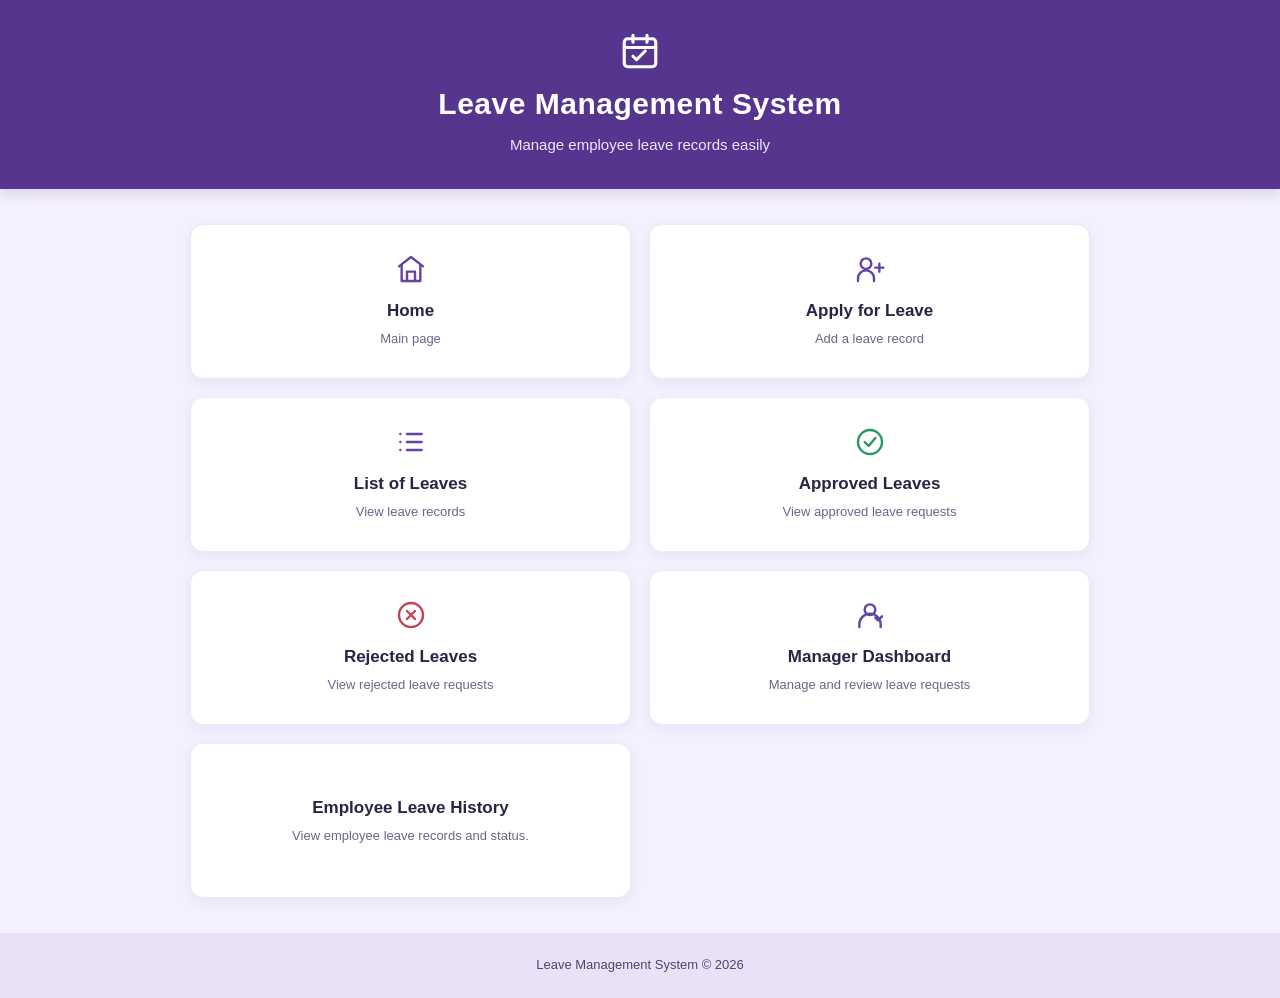
<file: index.html>
<!DOCTYPE html>
<html lang="en">
<head>
    <meta charset="UTF-8">
    <meta name="viewport" content="width=device-width, initial-scale=1.0">
    <title>Leave Management System</title>
    <link rel="stylesheet" href="style.css">
</head>
<body class="home-page">

    <header class="home-header">
        <div class="header-icon">
            <svg viewBox="0 0 24 24" fill="none" stroke="currentColor"
                 stroke-width="1.8" stroke-linecap="round" stroke-linejoin="round">
                <rect x="3" y="5" width="18" height="16" rx="2"/>
                <path d="M16 3v4M8 3v4M3 10h18"/>
                <path d="m8 15 2 2 5-5"/>
            </svg>
        </div>

        <h1>Leave Management System</h1>
        <p>Manage employee leave records easily</p>
    </header>

    <main class="home-main">
        <div class="home-cards">

            <!-- Home -->
            <a href="index.html" class="home-card">
                <svg viewBox="0 0 24 24" fill="none" stroke="currentColor"
                     stroke-width="1.8" stroke-linecap="round" stroke-linejoin="round">
                    <path d="m3 10 9-7 9 7"/>
                    <path d="M5 9v12h14V9"/>
                    <path d="M9 21v-7h6v7"/>
                </svg>
                <h3>Home</h3>
                <p>Main page</p>
            </a>

            <!-- Insert Leave -->
            <a href="insert.html" class="home-card">
                <svg viewBox="0 0 24 24" fill="none" stroke="currentColor"
                     stroke-width="1.8" stroke-linecap="round" stroke-linejoin="round">
                    <circle cx="9" cy="8" r="4"/>
                    <path d="M3 21v-2a6 6 0 0 1 12 0v2"/>
                    <path d="M19 8v6M16 11h6"/>
                </svg>
                <h3>Apply for Leave</h3>
                <p>Add a leave record</p>
            </a>

            <!-- List Leaves -->
            <a href="list.html" class="home-card">
                <svg viewBox="0 0 24 24" fill="none" stroke="currentColor"
                     stroke-width="1.8" stroke-linecap="round" stroke-linejoin="round">
                    <path d="M9 6h11M9 12h11M9 18h11"/>
                    <path d="M4 6h.01M4 12h.01M4 18h.01"/>
                </svg>
                <h3>List of Leaves</h3>
                <p>View leave records</p>
            </a>

         
<!-- Approved Leaves -->
<a href="approved.html" class="home-card">
    <svg viewBox="0 0 24 24" fill="none"
         stroke="currentColor" stroke-width="1.8"
         stroke-linecap="round" stroke-linejoin="round">
        <circle cx="12" cy="12" r="9"/>
        <path d="m8 12 3 3 5-6"/>
    </svg>
    <h3>Approved Leaves</h3>
    <p>View approved leave requests</p>
</a>

<!-- Rejected Leaves -->
<a href="rejected.html" class="home-card">
    <svg viewBox="0 0 24 24" fill="none"
         stroke="currentColor" stroke-width="1.8"
         stroke-linecap="round" stroke-linejoin="round">
        <circle cx="12" cy="12" r="9"/>
        <path d="m9 9 6 6M15 9l-6 6"/>
    </svg>
    <h3>Rejected Leaves</h3>
    <p>View rejected leave requests</p>
</a>
<!-- Manager Dashboard -->
<a href="manager.html" class="home-card">
    <svg viewBox="0 0 24 24" fill="none"
         stroke="currentColor" stroke-width="1.8"
         stroke-linecap="round" stroke-linejoin="round">
        <circle cx="12" cy="8" r="4"/>
        <path d="M4 21v-2a8 8 0 0 1 16 0v2"/>
        <path d="m16 14 2 2 3-3"/>
    </svg>
    <h3>Manager Dashboard</h3>
    <p>Manage and review leave requests</p>
</a>
<a href="employee-history.html" class="home-card">
    <h3>Employee Leave History</h3>
    <p>View employee leave records and status.</p>
</a>

    </main>

    <footer class="home-footer">
        <p>Leave Management System &copy; 2026</p>
    </footer>

</body>
</html>
</file>
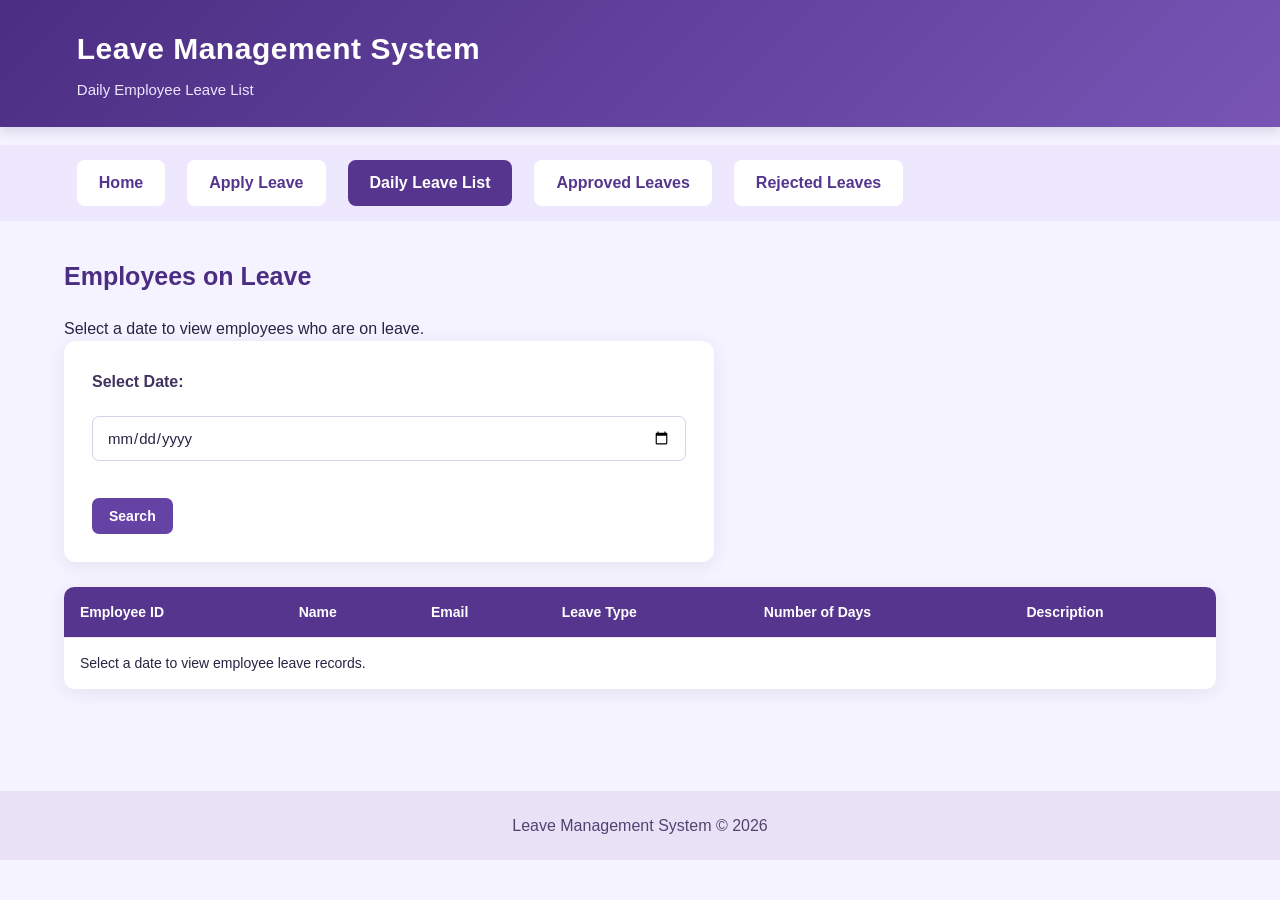
<file: list.html>
<!DOCTYPE html>
<html lang="en">
<head>
    <meta charset="UTF-8">
    <meta name="viewport" content="width=device-width, initial-scale=1.0">
    <title>Daily Leave List</title>
    <link rel="stylesheet" href="style.css">
</head>
<body>

    <header>
        <h1>Leave Management System</h1>
        <p>Daily Employee Leave List</p>
    </header>

    <nav>
        <a href="index.html">Home</a>
        <a href="insert.html">Apply Leave</a>
        <a href="list.html" class="active">Daily Leave List</a>
        <a href="approved.html">Approved Leaves</a>
        <a href="rejected.html">Rejected Leaves</a>
    </nav>

    <main class="container">

        <div class="page-heading">
            <div>
                <h2>Employees on Leave</h2>
                <p>Select a date to view employees who are on leave.</p>
            </div>
        </div>

        <section class="search-section">
            <form id="dateForm">
                <label for="leaveDate">Select Date:</label>

                <input
                    type="date"
                    id="leaveDate"
                    name="leaveDate"
                    required
                >

                <button type="submit" class="btn">
                    Search
                </button>
            </form>
        </section>

        <section class="table-container">
            <table>
                <thead>
                    <tr>
                        <th>Employee ID</th>
                        <th>Name</th>
                        <th>Email</th>
                        <th>Leave Type</th>
                        <th>Number of Days</th>
                        <th>Description</th>
                    </tr>
                </thead>

                <tbody id="dailyLeaveTable">
                    <tr>
                        <td colspan="6">
                            Select a date to view employee leave records.
                        </td>
                    </tr>
                </tbody>
            </table>
        </section>

        <p id="resultMessage"></p>

    </main>

    <footer>
        <p>Leave Management System &copy; 2026</p>
    </footer>

    <script src="script.js"></script>

</body>
</html>
</file>
<file: style.css>
/* General page styling */
* {
    margin: 0;
    padding: 0;
    box-sizing: border-box;
}

body {
    font-family: "Segoe UI", Arial, sans-serif;
    background-color: #f5f3ff;
    color: #292344;
    line-height: 1.6;
}

/* Header */
header {
    background: linear-gradient(135deg, #4b2e83, #7855b5);
    color: white;
    padding: 25px 6%;
    box-shadow: 0 4px 12px rgba(40, 25, 75, 0.15);
}

header h1 {
    font-size: 30px;
    margin-bottom: 5px;
    letter-spacing: 0.5px;
}

header p {
    color: #eee6ff;
    font-size: 15px;
}

/* Navigation */
nav {
    display: flex;
    flex-wrap: wrap;
    align-items: center;
    gap: 14px;
    margin-top: 18px;
}

nav a {
    display: inline-block;
    color: white;
    text-decoration: none;
    padding: 9px 18px;
    border-radius: 8px;
    font-weight: 600;
    transition: 0.25s ease;
}

nav a:hover {
    background-color: rgba(255, 255, 255, 0.18);
    transform: translateY(-2px);
}

nav a.active {
    background-color: white;
    color: #56358e;
}

/* Main content */
main {
    width: 90%;
    max-width: 1200px;
    margin: 35px auto;
    min-height: 55vh;
}

h2 {
    color: #4b2e83;
    margin-bottom: 20px;
    font-size: 25px;
}

/* Links and buttons */
a {
    color: #6543a5;
}

.button,
button {
    display: inline-block;
    background-color: #6543a5;
    color: white;
    border: none;
    padding: 10px 17px;
    border-radius: 7px;
    font-size: 14px;
    font-weight: 600;
    text-decoration: none;
    cursor: pointer;
    transition: 0.25s ease;
}

.button:hover,
button:hover {
    background-color: #432570;
    transform: translateY(-1px);
}

/* Tables */
table {
    width: 100%;
    border-collapse: collapse;
    margin-top: 20px;
    background-color: white;
    border-radius: 10px;
    overflow: hidden;
    box-shadow: 0 4px 18px rgba(55, 40, 90, 0.08);
}

thead {
    background-color: #56358e;
    color: white;
}

th,
td {
    padding: 14px 16px;
    text-align: left;
    border-bottom: 1px solid #eee8f7;
}

th {
    font-size: 14px;
    white-space: nowrap;
}

td {
    font-size: 14px;
    overflow-wrap: anywhere;
}

tbody tr:hover {
    background-color: #f7f3ff;
}

tbody tr:last-child td {
    border-bottom: none;
}

/* Table action links and buttons */
td a {
    display: inline-block;
    margin: 3px 8px 3px 0;
    font-weight: 600;
}

td button {
    margin: 3px;
    background-color: #b83d55;
}

td button:hover {
    background-color: #8e243b;
}

/* Forms */
form {
    max-width: 650px;
    background-color: white;
    padding: 28px;
    border-radius: 12px;
    box-shadow: 0 4px 18px rgba(55, 40, 90, 0.08);
}

form label {
    display: block;
    margin: 15px 0 6px;
    font-weight: 600;
    color: #40335f;
}

input,
select,
textarea {
    width: 100%;
    padding: 12px 14px;
    border: 1px solid #d8d0e8;
    border-radius: 7px;
    font-family: inherit;
    font-size: 15px;
    background-color: #fff;
    color: #292344;
    outline: none;
}

input:focus,
select:focus,
textarea:focus {
    border-color: #7855b5;
    box-shadow: 0 0 0 3px rgba(120, 85, 181, 0.13);
}

textarea {
    min-height: 110px;
    resize: vertical;
}

form button {
    margin-top: 22px;
    margin-right: 10px;
}

form a {
    display: inline-block;
    margin-top: 22px;
    margin-left: 5px;
}

/* Daily leave search */
#dateForm {
    display: flex;
    flex-wrap: wrap;
    align-items: end;
    gap: 15px;
    margin-bottom: 25px;
}

#dateForm label {
    margin-top: 0;
}

#dateForm input {
    min-width: 220px;
}

/* Messages */
#resultMessage {
    margin-top: 15px;
    font-weight: 600;
}

/* Footer */
footer {
    text-align: center;
    padding: 22px;
    margin-top: 40px;
    background-color: #e9e2f7;
    color: #51436f;
}

/* Mobile-friendly layout */
@media (max-width: 768px) {
    header {
        padding: 22px 5%;
    }

    header h1 {
        font-size: 24px;
    }

    main {
        width: 94%;
        margin: 25px auto;
    }

    nav {
        gap: 8px;
    }

    nav a {
        padding: 8px 12px;
    }

    table {
        display: block;
        overflow-x: auto;
        white-space: nowrap;
    }

    form {
        padding: 20px;
    }
}

header nav {
    background: transparent;
    padding: 15px 0 0;
}

body > nav {
    background-color: #eee8ff;
    padding: 15px 6%;
}

nav a {
    color: #56358e;
    background-color: white;
    padding: 10px 22px;
    margin-right: 8px;
    border-radius: 8px;
    text-decoration: none;
    font-weight: 600;
}

nav a:hover,
nav a.active {
    background-color: #56358e;
    color: white;
}

/* ===== HOME PAGE DESIGN ===== */

.home-page {
    min-height: 100vh;
    background: #f4f0ff;
    color: #292344;
    font-family: "Segoe UI", Arial, sans-serif;
}

/* Purple heading section */
.home-header {
    background: #56358e;
    color: white;
    text-align: center;
    padding: 30px 20px 32px;
    box-shadow: 0 4px 12px rgba(40, 25, 75, 0.15);
}

.home-header .header-icon {
    width: 42px;
    height: 42px;
    margin: 0 auto 8px;
}

.home-header .header-icon svg {
    width: 100%;
    height: 100%;
}

.home-header h1 {
    font-size: 30px;
    margin: 0 0 5px;
    color: white;
}

.home-header p {
    color: #eee6ff;
    font-size: 15px;
    margin: 0;
}

/* Cards layout */
.home-main {
    width: 90%;
    max-width: 900px;
    margin: 35px auto;
    min-height: 50vh;
}

.home-cards {
    display: grid;
    grid-template-columns: repeat(2, minmax(0, 1fr));
    gap: 18px;
}

/* Individual cards */
.home-card {
    min-height: 155px;
    background: #ffffff;
    border: 1px solid #eee8f7;
    border-radius: 13px;
    padding: 22px 18px;
    display: flex;
    flex-direction: column;
    align-items: center;
    justify-content: center;
    text-align: center;
    text-decoration: none;
    color: #56358e;
    box-shadow: 0 4px 14px rgba(55, 40, 90, 0.06);
    transition: transform 0.25s ease,
                box-shadow 0.25s ease,
                background-color 0.25s ease;
}

.home-card svg {
    width: 32px;
    height: 32px;
    margin-bottom: 12px;
    color: #6543a5;
}

.home-card h3 {
    font-size: 17px;
    color: #292344;
    margin: 0 0 5px;
}

.home-card p {
    font-size: 13px;
    color: #71638a;
    margin: 0;
}

.home-card:hover {
    transform: translateY(-4px);
    box-shadow: 0 9px 22px rgba(55, 40, 90, 0.13);
    background: #fcfaff;
    border-color: #d8c9f5;
}

.home-card:focus-visible {
    outline: 3px solid #9b7bd1;
    outline-offset: 3px;
}

/* Delete card icon */
.home-card.delete-card svg {
    color: #b83d55;
}

/* Footer */
.home-footer {
    text-align: center;
    padding: 22px 15px;
    margin-top: 30px;
    background: #e9e2f7;
    color: #51436f;
    font-size: 13px;
}

.home-footer p {
    margin: 0;
}

/* Small screens */
@media (max-width: 550px) {
    .home-header {
        padding: 25px 15px;
    }

    .home-header h1 {
        font-size: 24px;
    }

    .home-main {
        width: 92%;
        margin: 25px auto;
    }

    .home-cards {
        gap: 12px;
    }

    .home-card {
        min-height: 145px;
        padding: 16px 8px;
    }

    .home-card h3 {
        font-size: 15px;
    }

    .home-card p {
        font-size: 12px;
    }
}

/* Five home cards */
.home-cards {
    grid-template-columns: repeat(2, minmax(0, 1fr));
}

.home-card:nth-child(4) svg {
    color: #299764;
}

.home-card:nth-child(5) svg {
    color: #c34256;
}
</file>
